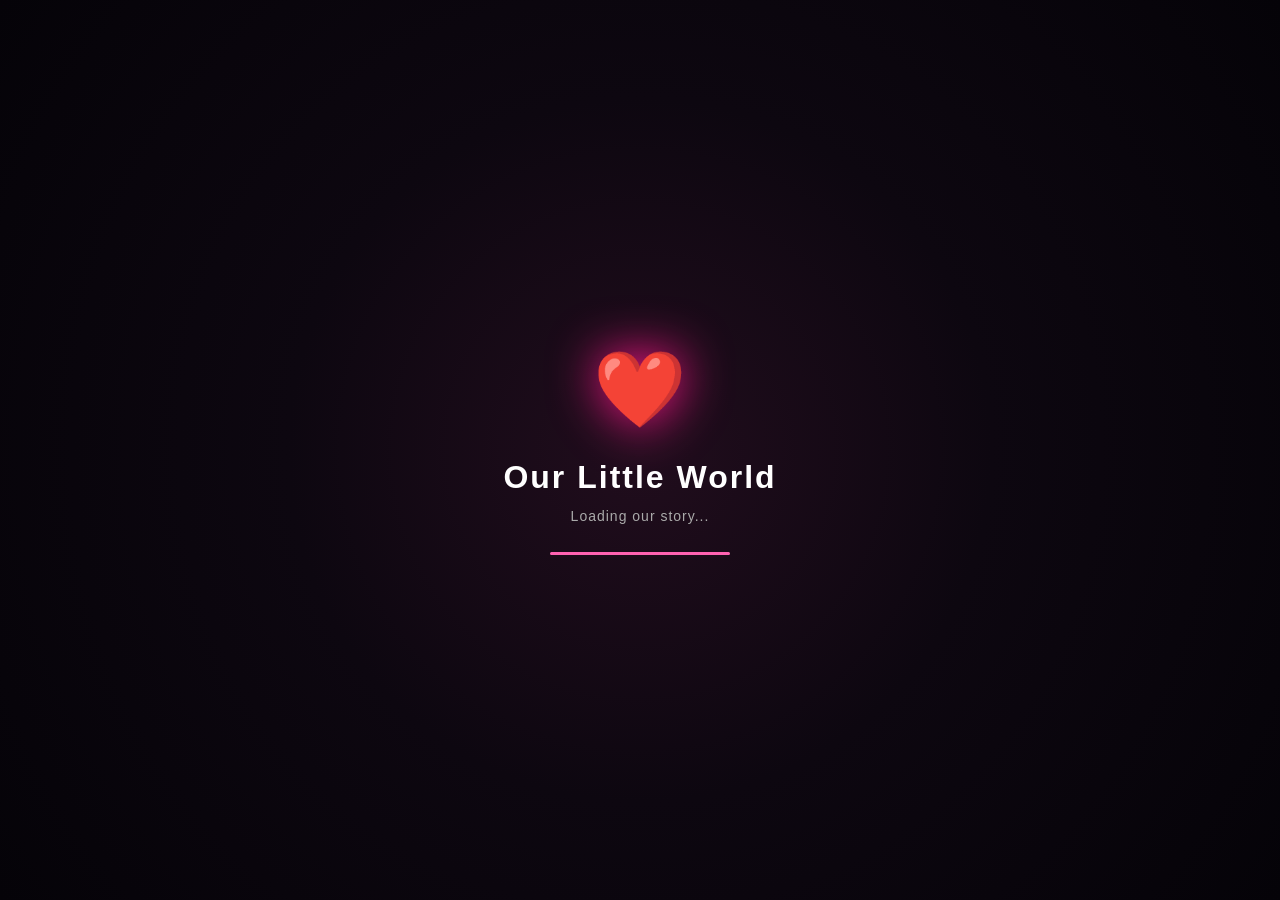
<file: index.html>
<!DOCTYPE html>
<html lang="en">
<head>
    <meta charset="UTF-8">

    <meta
        name="viewport"
        content="width=device-width, initial-scale=1.0"
    >

    <title>Our Little World ❤️</title>

    <link
        rel="stylesheet"
        href="style.css"
    >
</head>

<body>

    <div class="loader">

        <div class="heart">
            ❤️
        </div>

        <h1>
            Our Little World
        </h1>

        <p>
            Loading our story...
        </p>

        <div class="loading-bar">
            <span></span>
        </div>

    </div>


    <script src="script.js"></script>

</body>
</html>
</file>
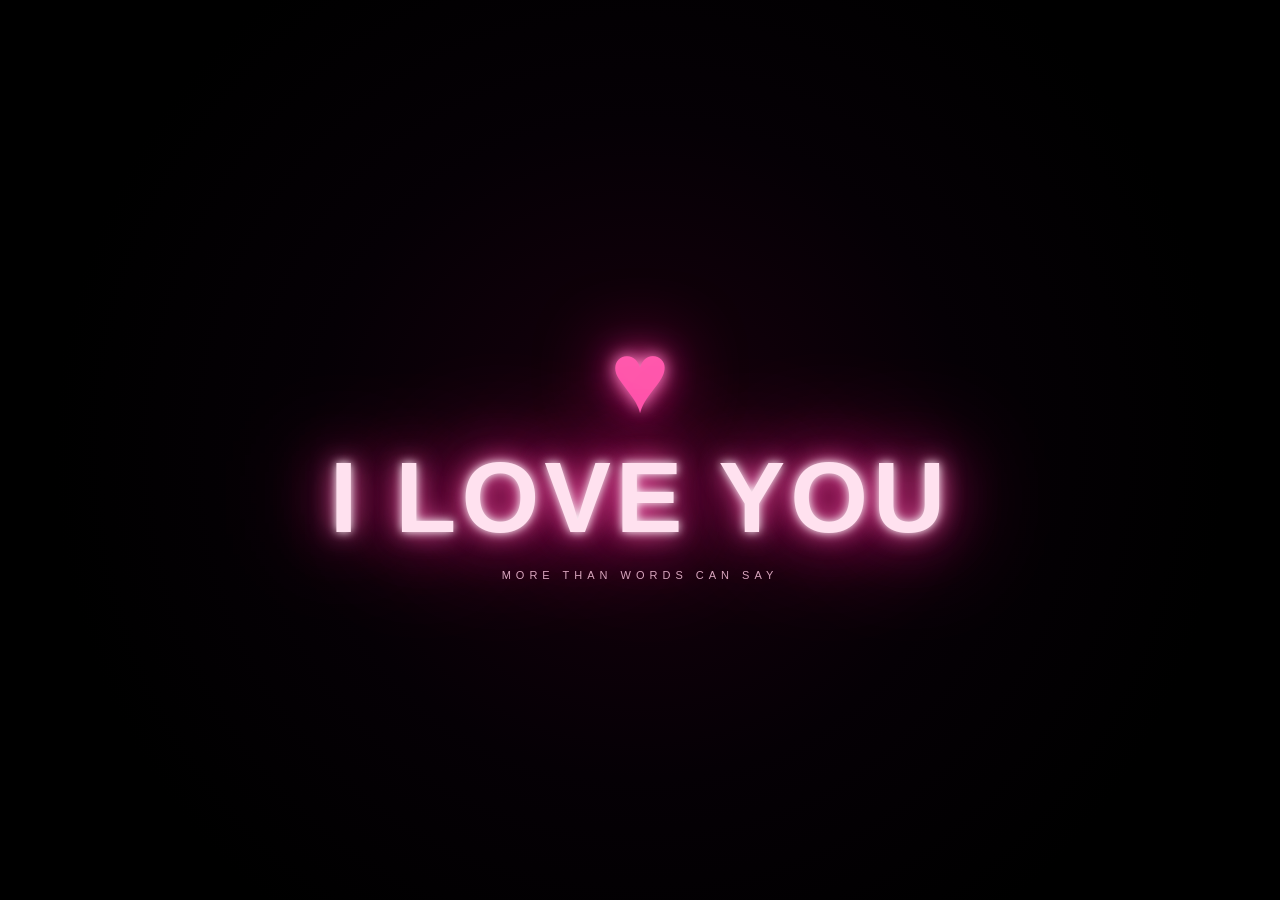
<file: explosion/explosion.html>
<!DOCTYPE html>
<html lang="en">
<head>
    <meta charset="UTF-8">
    <meta name="viewport" content="width=device-width, initial-scale=1.0">

    <title>I Love You</title>

    <link rel="stylesheet" href="explosion.css">
</head>

<body>

    <div id="scene">

        <div class="flash"></div>

        <div class="rings">
            <div class="ring"></div>
            <div class="ring"></div>
            <div class="ring"></div>
        </div>

        <div id="particles"></div>

        <div class="message">

            <div class="big-heart">
                ♥
            </div>

            <h1>
                I LOVE YOU
            </h1>

            <p>
                MORE THAN WORDS CAN SAY
            </p>

        </div>

    </div>

    <script src="explosion.js"></script>

</body>
</html>
</file>
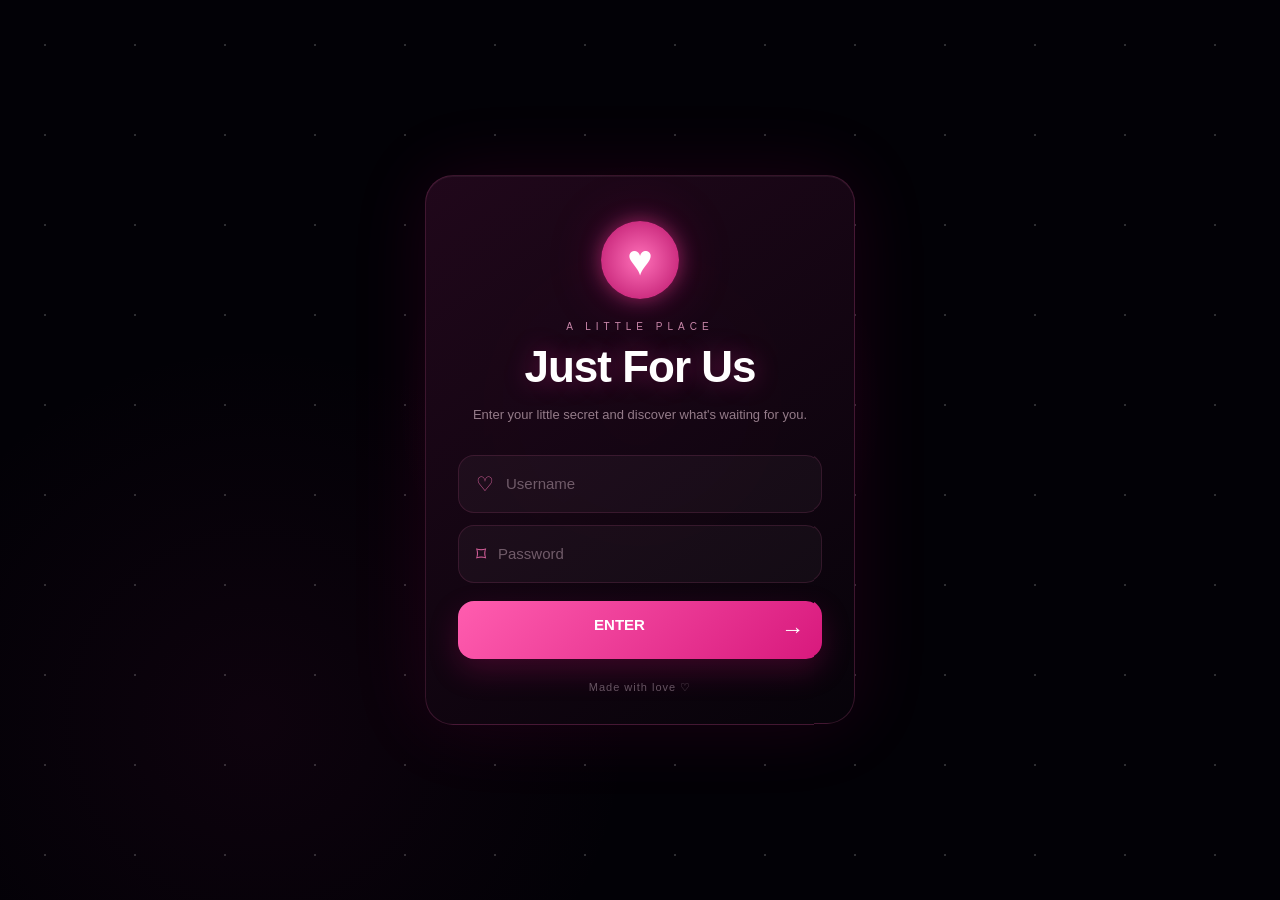
<file: login/login.html>
<!DOCTYPE html>
<html lang="en">
<head>
    <meta charset="UTF-8">
    <meta name="viewport" content="width=device-width, initial-scale=1.0">

    <title>Our Secret Place</title>

    <link rel="stylesheet" href="login.css">
</head>

<body>

    <div class="background"></div>

    <div class="login-container">

        <div class="heart">
            ♥
        </div>

        <div class="small-title">
            A LITTLE PLACE
        </div>

        <h1>
            Just For Us
        </h1>

        <p class="description">
            Enter your little secret and discover what's waiting for you.
        </p>

        <form id="loginForm">

            <div class="input-box">

                <span>♡</span>

                <input
                    type="text"
                    id="username"
                    placeholder="Username"
                    autocomplete="off"
                    required
                >

            </div>


            <div class="input-box">

                <span>⌑</span>

                <input
                    type="password"
                    id="password"
                    placeholder="Password"
                    required
                >

            </div>


            <button type="submit">

                <span>
                    ENTER
                </span>

                <strong>
                    →
                </strong>

            </button>

        </form>


        <div class="bottom-text">
            Made with love ♡
        </div>

    </div>


    <script src="login.js"></script>

</body>
</html>
</file>
<file: style.css>
* {
    margin: 0;
    padding: 0;
    box-sizing: border-box;
}

html,
body {
    width: 100%;
    min-height: 100%;
}

body {
    background:
        radial-gradient(
            circle at center,
            #210d1d 0%,
            #0d0710 45%,
            #050308 100%
        );

    color: white;

    font-family:
        Arial,
        Helvetica,
        sans-serif;

    overflow: hidden;
}

.loader {
    min-height: 100vh;

    display: flex;
    flex-direction: column;

    align-items: center;
    justify-content: center;

    text-align: center;

    padding: 25px;
}

.heart {
    font-size: 75px;

    margin-bottom: 25px;

    animation:
        heartbeat 1.2s infinite;

    filter:
        drop-shadow(
            0 0 25px #ff168b
        );
}

.loader h1 {
    font-size: 32px;

    letter-spacing: 2px;

    margin-bottom: 12px;
}

.loader p {
    color: #aaa;

    font-size: 14px;

    letter-spacing: 1px;
}

.loading-bar {
    width: 180px;
    height: 3px;

    margin-top: 28px;

    background:
        rgba(255,255,255,.1);

    border-radius: 20px;

    overflow: hidden;
}

.loading-bar span {
    display: block;

    width: 0;
    height: 100%;

    background: #ff62b1;

    box-shadow:
        0 0 15px #ff168b;

    animation:
        loading 1.8s
        ease-in-out
        forwards;
}

@keyframes heartbeat {

    0%,
    100% {
        transform: scale(1);
    }

    50% {
        transform: scale(1.18);
    }

}

@keyframes loading {

    from {
        width: 0;
    }

    to {
        width: 100%;
    }

}

@media (max-width: 600px) {

    .heart {
        font-size: 60px;
    }

    .loader h1 {
        font-size: 25px;
    }

}
</file>
<file: explosion/explosion.css>
* {
    margin: 0;
    padding: 0;
    box-sizing: border-box;
}

html,
body {
    width: 100%;
    height: 100%;
    overflow: hidden;
    background: #000;
}

body {
    font-family: Arial, sans-serif;
}

#scene {
    position: fixed;
    inset: 0;

    display: flex;

    align-items: center;
    justify-content: center;

    overflow: hidden;

    background:
        radial-gradient(
            circle at center,
            #17000d 0%,
            #050005 42%,
            #000 75%
        );
}


/* =========================
   FLASH
========================= */

.flash {
    position: absolute;

    left: 50%;
    top: 50%;

    width: 20px;
    height: 20px;

    border-radius: 50%;

    background: white;

    transform:
        translate(-50%, -50%)
        scale(0);

    box-shadow:
        0 0 20px white,
        0 0 60px #ff6abb,
        0 0 130px #ff168b;

    animation:
        flashExplosion
        1.2s
        ease-out
        forwards;
}


@keyframes flashExplosion {

    0% {
        transform:
            translate(-50%, -50%)
            scale(0);

        opacity: 1;
    }

    15% {
        transform:
            translate(-50%, -50%)
            scale(5);

        opacity: 1;
    }

    100% {
        transform:
            translate(-50%, -50%)
            scale(70);

        opacity: 0;
    }
}


/* =========================
   RINGS
========================= */

.rings {
    position: absolute;

    left: 50%;
    top: 50%;
}

.ring {
    position: absolute;

    left: 50%;
    top: 50%;

    width: 30px;
    height: 30px;

    border:
        2px solid
        rgba(255, 80, 175, .9);

    border-radius: 50%;

    transform:
        translate(-50%, -50%)
        scale(0);

    box-shadow:
        0 0 20px #ff168b;
}


.ring:nth-child(1) {
    animation:
        ringExplosion
        1.2s
        .05s
        ease-out
        forwards;
}


.ring:nth-child(2) {
    animation:
        ringExplosion
        1.5s
        .18s
        ease-out
        forwards;
}


.ring:nth-child(3) {
    animation:
        ringExplosion
        1.8s
        .3s
        ease-out
        forwards;
}


@keyframes ringExplosion {

    0% {
        width: 20px;
        height: 20px;

        opacity: 1;

        transform:
            translate(-50%, -50%)
            scale(0);
    }

    100% {
        width: 100vw;
        height: 100vw;

        opacity: 0;

        transform:
            translate(-50%, -50%)
            scale(1);
    }
}


/* =========================
   MESSAGE
========================= */

.message {
    position: relative;

    z-index: 10;

    text-align: center;

    opacity: 0;

    transform:
        scale(.2);

    animation:
        messageAppear
        1.2s
        .65s
        cubic-bezier(.17, .89, .32, 1.3)
        forwards;
}


@keyframes messageAppear {

    0% {
        opacity: 0;

        transform:
            scale(.2);
    }

    70% {
        opacity: 1;

        transform:
            scale(1.12);
    }

    100% {
        opacity: 1;

        transform:
            scale(1);
    }
}


/* =========================
   HEART
========================= */

.big-heart {

    font-size:
        clamp(55px, 14vw, 100px);

    color:
        #ff5aad;

    text-shadow:

        0 0 15px #ff8ac7,

        0 0 35px #ff3b9f,

        0 0 80px #ff0b7c;

    animation:
        heartBeat
        1.3s
        infinite;
}


@keyframes heartBeat {

    0%,
    100% {
        transform:
            scale(1);
    }

    50% {
        transform:
            scale(1.1);
    }
}


/* =========================
   TITLE
========================= */

.message h1 {

    margin-top:
        5px;

    color:
        #ffe1ef;

    font-size:
        clamp(
            42px,
            13vw,
            100px
        );

    letter-spacing:
        5px;

    font-weight:
        800;

    text-shadow:

        0 0 10px white,

        0 0 25px #ff6bb6,

        0 0 60px #ff168b,

        0 0 120px #ff168b;
}


.message p {

    margin-top:
        14px;

    color:
        #d8a4bd;

    font-size:
        11px;

    letter-spacing:
        5px;
}


/* =========================
   PARTICLES
========================= */

.particle {

    position: absolute;

    left: 50%;
    top: 50%;

    z-index: 5;

    color:
        #ff67b4;

    font-size:
        20px;

    pointer-events:
        none;

    text-shadow:
        0 0 10px #ff168b;

    animation:
        particleFly
        var(--duration)
        cubic-bezier(.1,.7,.2,1)
        forwards;

    animation-delay:
        var(--delay);
}


@keyframes particleFly {

    0% {

        opacity: 1;

        transform:
            translate(-50%, -50%)
            scale(.2)
            rotate(0deg);
    }

    100% {

        opacity: 0;

        transform:
            translate(
                calc(-50% + var(--x)),
                calc(-50% + var(--y))
            )
            scale(var(--scale))
            rotate(var(--rotate));
    }
}
</file>
<file: login/login.css>
* {
    margin: 0;
    padding: 0;
    box-sizing: border-box;
}


html,
body {
    width: 100%;
    height: 100%;
}


body {

    overflow: hidden;

    display: flex;

    align-items: center;

    justify-content: center;

    background: #020106;

    font-family:
        Arial,
        Helvetica,
        sans-serif;

    color: white;
}


/* =========================
   BACKGROUND
========================= */

.background {

    position: fixed;

    inset: 0;

    background:

        radial-gradient(
            circle at 50% 45%,
            rgba(255, 25, 140, 0.13),
            transparent 30%
        ),

        radial-gradient(
            circle at 20% 80%,
            rgba(150, 20, 100, 0.08),
            transparent 30%
        ),

        #020106;

    z-index: -2;
}


/* Stars */

.background::before {

    content: "";

    position: absolute;

    inset: 0;

    background-image:

        radial-gradient(
            circle,
            rgba(255,255,255,.7) 1px,
            transparent 1.5px
        );

    background-size: 90px 90px;

    opacity: .25;

    animation:
        stars 18s linear infinite;
}


@keyframes stars {

    from {
        transform: translateY(0);
    }

    to {
        transform: translateY(90px);
    }

}


/* =========================
   LOGIN CARD
========================= */

.login-container {

    width: min(430px, 90%);

    padding: 45px 32px 30px;

    border-radius: 28px;

    text-align: center;

    background:

        linear-gradient(
            145deg,
            rgba(35, 8, 29, .92),
            rgba(7, 3, 10, .95)
        );

    border:
        1px solid
        rgba(255, 100, 175, .18);

    box-shadow:

        0 0 80px
        rgba(255, 20, 140, .10),

        inset 0 1px
        rgba(255,255,255,.05);

    backdrop-filter: blur(20px);

    animation:
        cardAppear
        .9s
        cubic-bezier(.2,.8,.2,1);
}


@keyframes cardAppear {

    from {

        opacity: 0;

        transform:
            translateY(35px)
            scale(.94);

    }

    to {

        opacity: 1;

        transform:
            translateY(0)
            scale(1);

    }

}


/* =========================
   HEART
========================= */

.heart {

    width: 78px;

    height: 78px;

    margin:
        0 auto
        22px;

    display: flex;

    align-items: center;

    justify-content: center;

    border-radius: 50%;

    font-size: 43px;

    color: white;

    background:

        radial-gradient(
            circle,
            #ff71b9,
            #b81269
        );

    box-shadow:

        0 0 20px
        rgba(255, 60, 165, .5),

        0 0 60px
        rgba(255, 20, 135, .18);

    animation:
        heartbeat
        1.6s
        ease-in-out
        infinite;
}


@keyframes heartbeat {

    0%,
    100% {
        transform: scale(1);
    }

    50% {
        transform: scale(1.08);
    }

}


/* =========================
   TEXT
========================= */

.small-title {

    color:
        #c987aa;

    font-size:
        10px;

    letter-spacing:
        5px;

    margin-bottom:
        10px;
}


h1 {

    font-size:
        clamp(32px, 8vw, 44px);

    letter-spacing:
        -1px;

    text-shadow:
        0 0 25px
        rgba(255, 50, 160, .35);
}


.description {

    color:
        #947b89;

    font-size:
        13px;

    line-height:
        1.7;

    margin:
        12px
        0
        28px;
}


/* =========================
   INPUTS
========================= */

.input-box {

    height:
        58px;

    display:
        flex;

    align-items:
        center;

    gap:
        12px;

    padding:
        0 17px;

    margin-top:
        12px;

    border:
        1px solid
        rgba(255, 100, 175, .13);

    border-radius:
        16px;

    background:
        rgba(255,255,255,.035);

    transition:
        .25s;
}


.input-box:focus-within {

    border-color:
        rgba(255, 70, 165, .65);

    box-shadow:
        0 0 25px
        rgba(255, 30, 145, .12);
}


.input-box span {

    color:
        #ff72b7;

    font-size:
        20px;

    opacity:
        .8;
}


.input-box input {

    width:
        100%;

    height:
        100%;

    border:
        none;

    outline:
        none;

    background:
        transparent;

    color:
        white;

    font-size:
        15px;
}


.input-box input::placeholder {

    color:
        #705b69;
}


/* =========================
   BUTTON
========================= */

button {

    width:
        100%;

    height:
        58px;

    margin-top:
        18px;

    border:
        none;

    border-radius:
        16px;

    cursor:
        pointer;

    color:
        white;

    background:

        linear-gradient(
            135deg,
            #ff5daf,
            #d8197d
        );

    font-size:
        15px;

    font-weight:
        bold;

    box-shadow:

        0 12px 30px
        rgba(220, 20, 125, .22);

    transition:
        .2s;
}


button:hover {

    transform:
        translateY(-2px);

    box-shadow:

        0 16px 38px
        rgba(220, 20, 125, .35);
}


button:active {

    transform:
        scale(.98);
}


button strong {

    float:
        right;

    margin-right:
        18px;

    font-size:
        23px;
}


/* =========================
   FOOTER
========================= */

.bottom-text {

    margin-top:
        22px;

    color:
        #665361;

    font-size:
        11px;

    letter-spacing:
        1px;
}


/* =========================
   MOBILE
========================= */

@media (max-width: 500px) {

    .login-container {

        padding:
            35px
            22px
            25px;

    }

    .heart {

        width:
            68px;

        height:
            68px;

        font-size:
            37px;

    }

}
</file>
